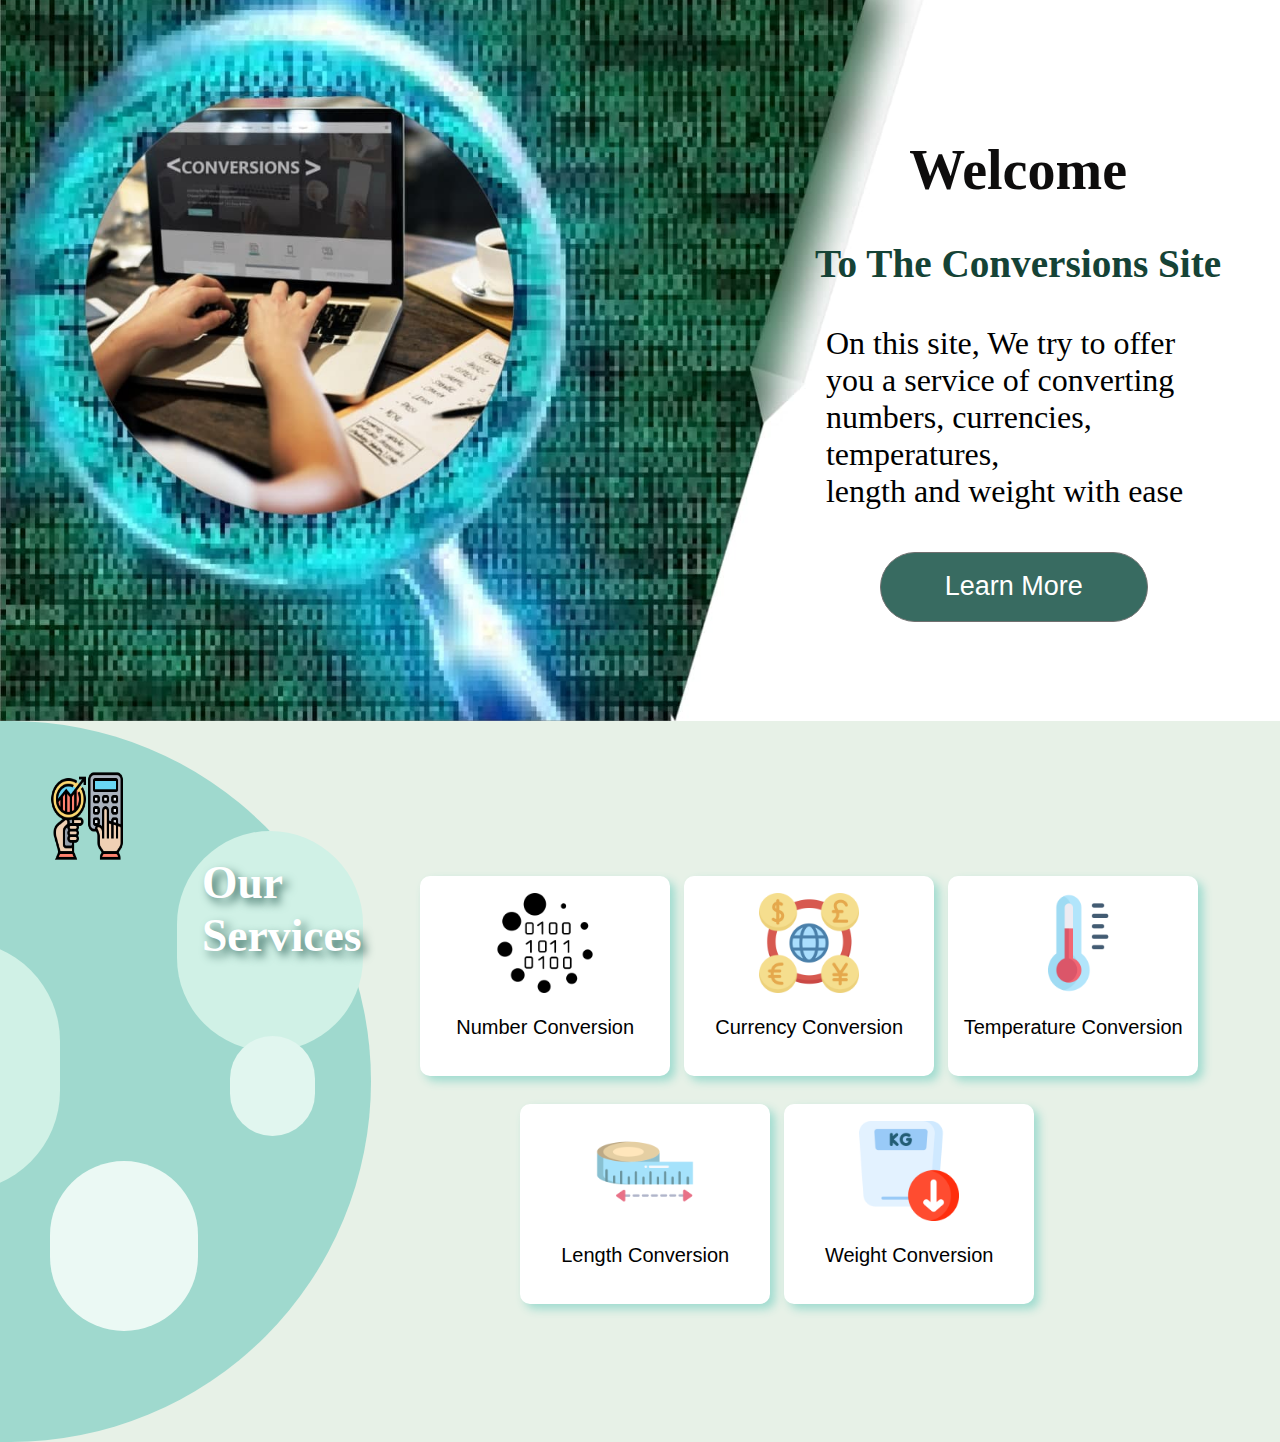
<file: index.html>
<!DOCTYPE html>
 <html lang="en">
     <head>
         <meta charset="UTF-8">
         <meta content="The Conversion" name="description">
         <title>The Conversion</title>
         <link rel="shortcut icon" href="Images/Diploma.png">
         <link rel="stylesheet" href="CSS/Master.css">
     </head>
     <body>
         <div class="first-page">
             <div class="fleft-side">
                 <img class="home-img" src="Images/Home Photo.jpg" alt="">
             </div>
             <div class="fright-side">
                 <h1>Welcome<p>To The Conversions Site</p></h1>
                 <p class="info">On this site, We try to offer<br>you a service of converting<br>numbers, currencies, temperatures,<br>length and weight with ease</p>
                 <button onclick="LearnMore()">Learn More</button>
             </div>
         </div>
         <div id="theservices" class="second-page">
             <div class="sleft-side">
                 <div class="circle-one"><div>Our Services</div></div>
                 <div class="circle-two"></div>
                 <div class="circle-three"></div>
                 <div class="circle-four"></div>
                 <img class="icon" src="Images/Accounting.png" alt="">
             </div>
             <div class="sright-side">
                 <div class="group1">
                     <button onclick="NumberConversion()">
                         <img class="button-icon" src="Images/Number.png" alt="">
                         <p>Number Conversion</p>
                     </button>
                     <button onclick="CurrencyConversion()">
                         <img class="button-icon" src="Images/Currency.png" alt="">
                         <p>Currency Conversion</p>
                     </button>
                     <button onclick="TemperatureConversion()">
                         <img class="button-icon" src="Images/Temperature.png" alt="">
                         <p>Temperature Conversion</p>
                     </button>
                 </div>
                 <br>
                 <div class="group2">
                     <button onclick="LengthConversion()">
                         <img class="button-icon" src="Images/Length.png" alt="">
                         <p>Length Conversion</p>
                     </button>
                     <button onclick="WeightConversion()">
                         <img class="button-icon" src="Images/Weight.png" alt="">
                         <p>Weight Conversion</p>
                     </button>
                 </div>
             </div>
         </div>
         <script src="Java Script/Home.js"></script>
     </body>
 </html>
</file>
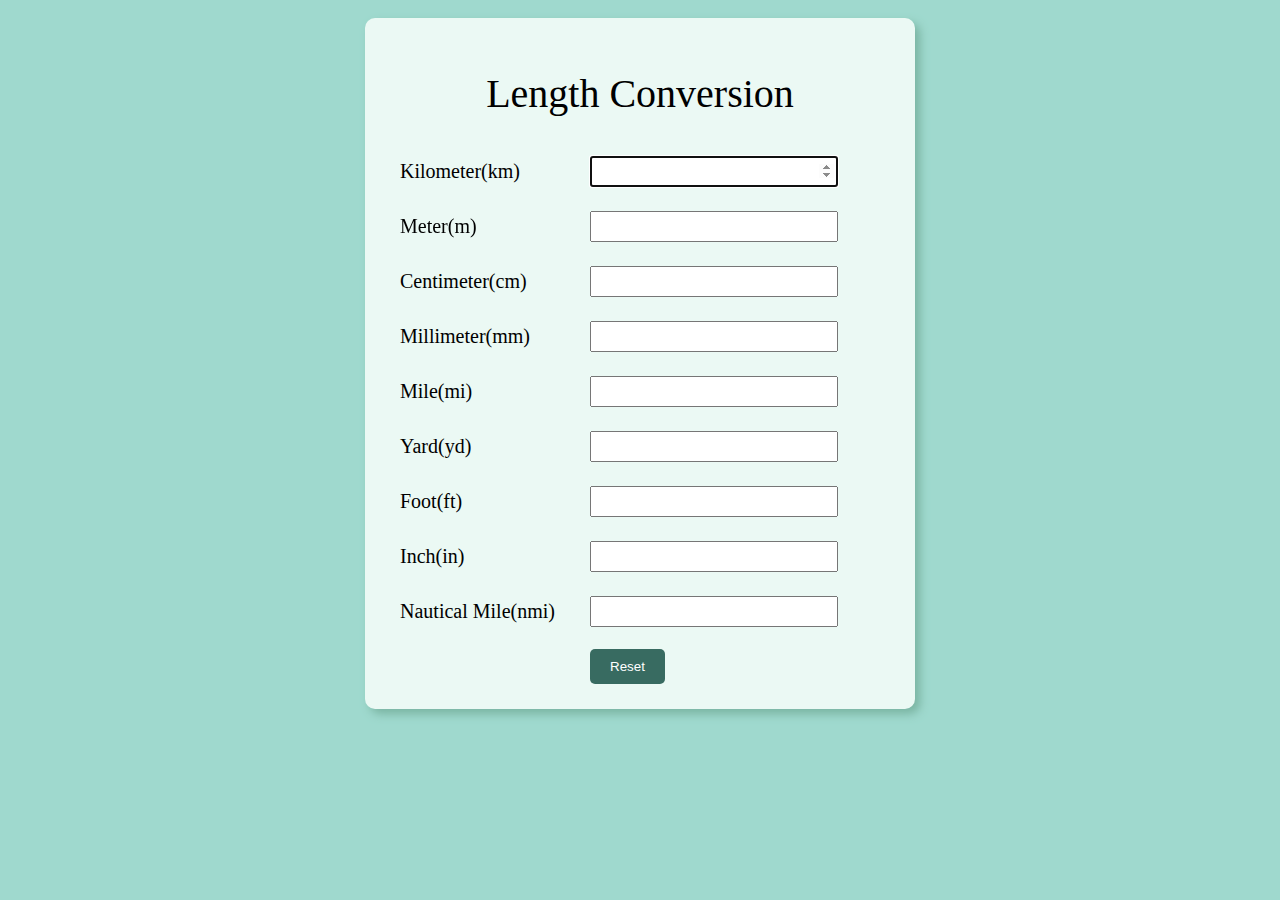
<file: Length Conversion.html>
<!DOCTYPE html>
<html lang="en">
    <head>
        <meta charset="UTF-8">
        <meta content="Length Conversion" name="description">
        <title>Length Converter</title>
        <link rel="shortcut icon" href="Images/Diploma.png">
        <link rel="stylesheet" href="CSS/Length Conversion.css">
    </head>
    <body>
        <form>
            <h1>Length Conversion</h1>
            <table>
                <tbody>
                    <tr>
                        <td>
                            <label for="km">Kilometer(km)</label>
                        </td>
                        <td>
                            <input type="number" id="kilometer" min="0" step="any" id="km" name="km" oninput="ConvertKm(this.value)" autofocus>
                        </td>  
                    </tr>
                    <tr>
                        <td>
                            <label for="m">Meter(m)</label>
                        <td>
                            <input type="number" id="meter" min="0" step="any" id="m" name="m" oninput="ConvertM(this.value)">
                        </td>
                    </tr>
                    <tr>
                        <td>
                            <label for="cm">Centimeter(cm)</label>
                        </td>
                        <td>
                            <input type="number" id="centimeter" min="0" step="any" id="cm" name="cm" oninput="ConvertCm(this.value)">
                        </td> 
                    </tr>
                    <tr>
                        <td>
                            <label for="mm">Millimeter(mm)</label>
                        </td>
                        <td>
                            <input type="number" id="millimeter" min="0" step="any" id="mm" name="mm" oninput="ConvertMm(this.value)">
                        </td>  
                    </tr>
                    <tr>
                        <td>
                            <label for="mi">Mile(mi)</label>
                        </td>
                        <td>
                            <input type="number"id="mile" min="0" step="any" id="mi" name="mi" oninput="ConvertMi(this.value)">
                        </td>   
                    </tr>
                    <tr>
                        <td>
                            <label for="yd">Yard(yd)</label>
                        </td>
                        <td>
                            <input type="number" id="yard" min="0" step="any" id="yd" name="yd" oninput="ConvertYd(this.value)">
                        </td>
                    </tr>
                    <tr>
                        <td>
                            <label for="ft">Foot(ft)</label>
                        </td>
                        <td>
                            <input type="number" id="foot" min="0" step="any" id="ft" name="ft" oninput="ConvertFt(this.value)">
                        </td>  
                    </tr>
                    <tr>
                        <td>
                            <label for="in">Inch(in)</label>
                        </td>
                        <td>
                            <input type="number" id="inch" min="0" step="any" id="in" name="in" oninput="ConvertIn(this.value)">
                        </td>  
                    </tr>
                    <tr>
                        <td>
                            <label for="nmi">Nautical Mile(nmi)</label>
                        </td>
                        <td>
                            <input type="number" id="nauticalmile" min="0" step="any" id="nmi" name="nmi" oninput="ConvertNmi(this.value)">
                        </td> 
                    </tr>
                </tbody>
            </table>
        <div class="reset">
            <input type="reset" value="Reset" class="btn">
        </div>
        </form>
        <script src="Java Script/Length Conversion.js"></script>
    </body>
</html>
</file>
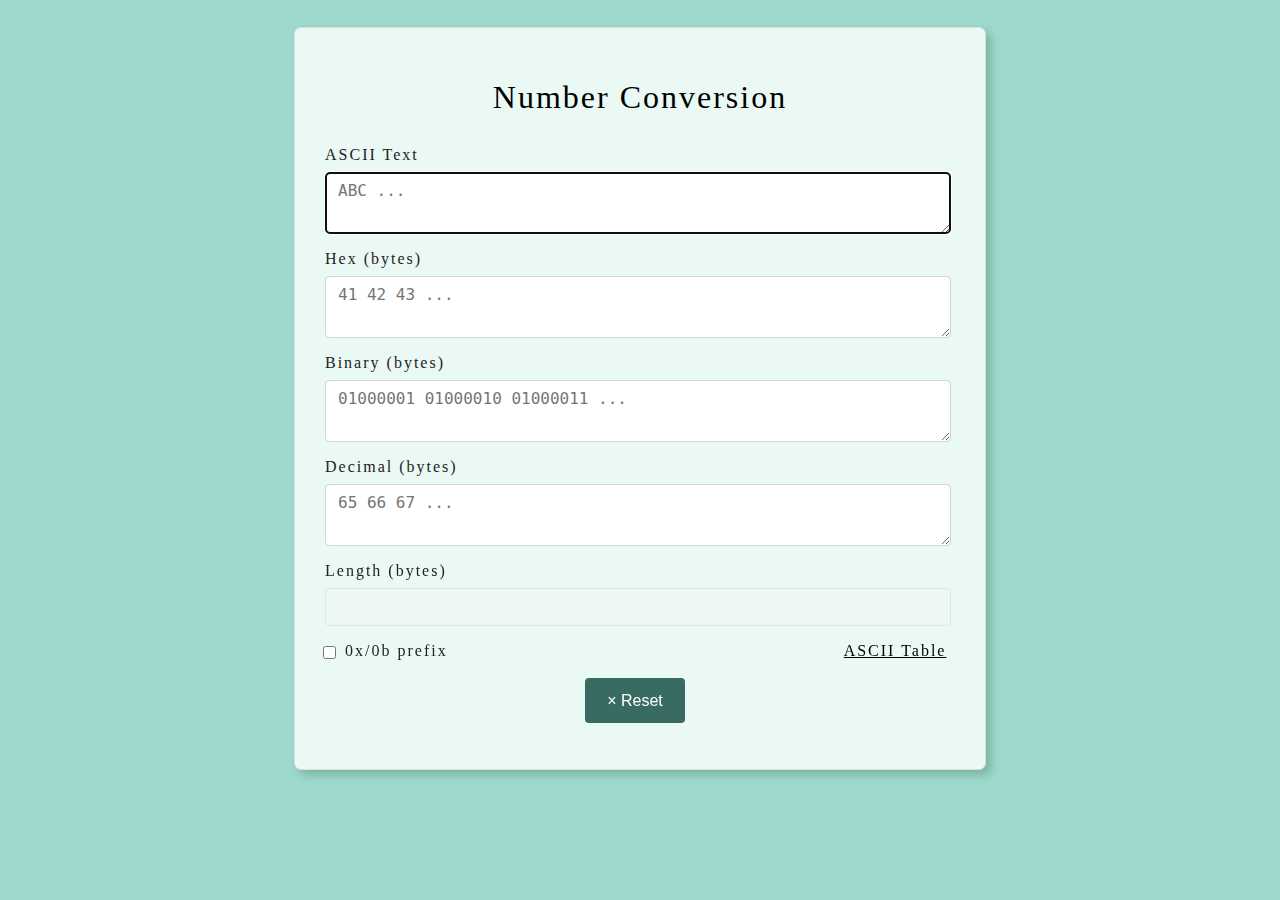
<file: Number Conversion.html>
<!DOCTYPE html>
<html lang="en">
    <head>
        <meta charset="UTF-8">
        <meta content="Number Conversion" name="description">
        <title>Number converter</title>
        <link rel="shortcut icon" href="Images/Diploma.png">
        <link rel="stylesheet" href="CSS/Number Conversion.css">
        <link rel="stylesheet" href="https://cdnjs.cloudflare.com/ajax/libs/font-awesome/6.1.1/css/all.min.css" integrity="sha512-KfkfwYDsLkIlwQp6LFnl8zNdLGxu9YAA1QvwINks4PhcElQSvqcyVLLD9aMhXd13uQjoXtEKNosOWaZqXgel0g==" crossorigin="anonymous" referrerpolicy="no-referrer" />
    </head>
    <body>
        <form id="calcform" name="calcform">
            <h1>Number Conversion</h1>
            <div class="form-group">
                <div class="col">
                    <input type="text" value=" " name="del" readonly hidden>
                </div>
            </div>
            <!-- ASCII -->
            <div class="form-group">
                <label for="txt">ASCII Text</label>
                <textarea id="txt" name="txt" rows="2" cols="60" class="form-control" placeholder="ABC ..." oninput="ConvertASCII()" autofocus></textarea>
            </div>
            <!-- Hexadecimal -->
            <div class="form-group">
                <label for="hex">Hex (bytes)</label>
                <textarea id="hex" name="hex" rows="2" cols="60" class="form-control" placeholder="41 42 43 ..." oninput="ConvertHex()"></textarea>
            </div>
            <!-- Binary -->
            <div class="form-group">
                <label for="bin">Binary (bytes)</label>
                <textarea id="bin" name="bin" rows="2" cols="60" class="form-control" placeholder="01000001 01000010 01000011 ..." oninput="ConvertBinary()"></textarea>
            </div>
            <!-- Decimal -->
            <div class="form-group">
                <label for="dec">Decimal (bytes)</label>
                <textarea id="dec" name="dec" rows="2" cols="60" class="form-control" placeholder="65 66 67 ..." oninput="ConvertDecimal()"></textarea>
            </div>
            <!-- Length -->
            <div class="form-group">
                <label for="len">Length (bytes)</label>
                <input type="text" id="len" name="len" class="form-control" readonly>
            </div>
            <!-- Prefix -->
            <div class="form-group" id="prefix-space">
                <input type="checkbox" id="prefix" class="form-check-input" onchange="ConvertASCII()">
                <label for="prefix" class="form-check-label">0x/0b prefix</label>
            </div>
            <div class="ascii-table">
                <a href="ASCII Table.html" target="_blank">ASCII Table</a>
            </div>
            <!-- Reset -->
            <div class="form-group">
                <button type="reset" title="Reset"><span>&times;</span> Reset</button>
            </div>
        </form>   
        <script src="Java Script/Number Conversion.js"></script>
    </body>
</html>
</file>
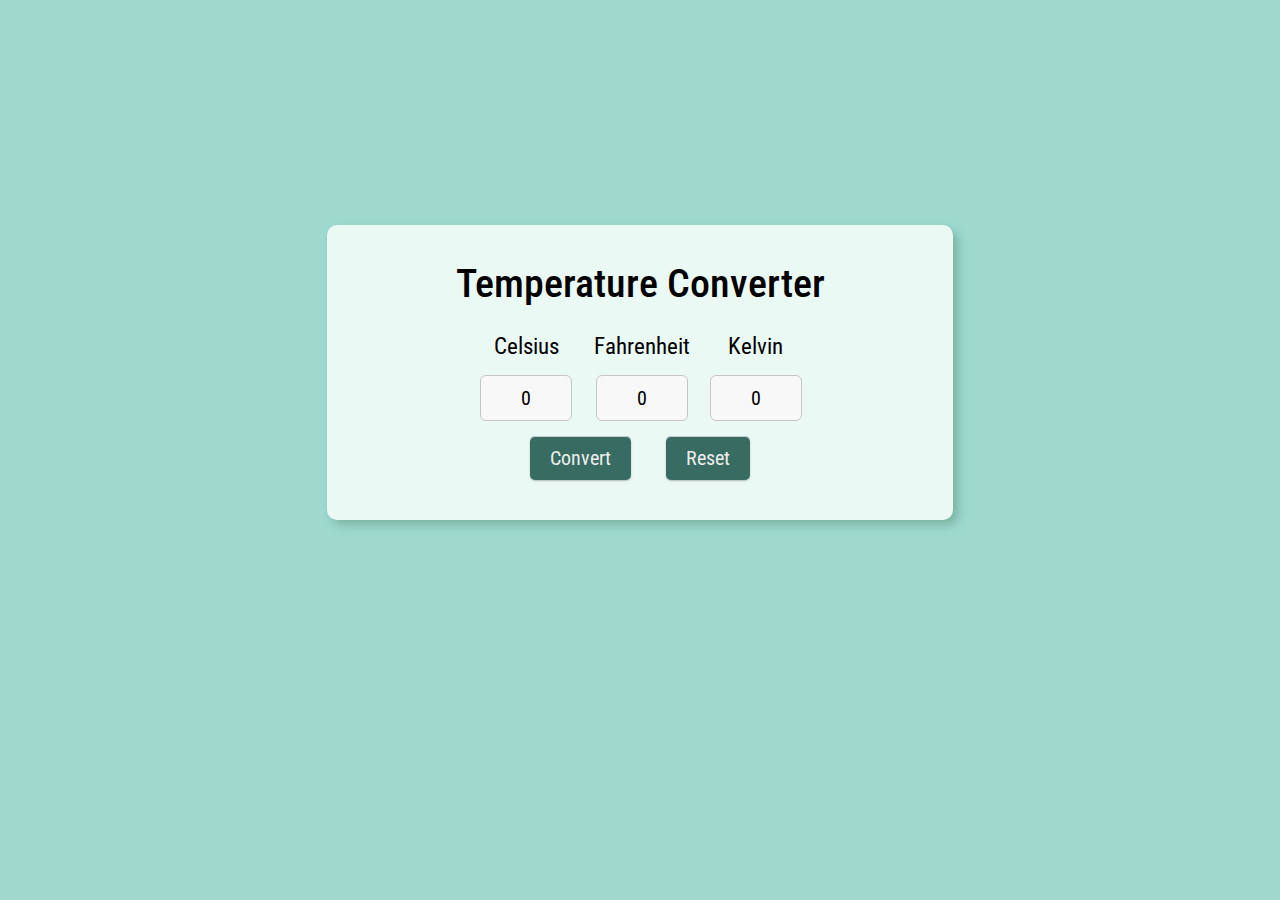
<file: Temperature Conversion.html>
<!DOCTYPE html>
<html lang="en">
    <head>
        <meta charset="UTF-8">
        <meta content="Temperature Conversion" name="description">
        <title>Temperature Converter</title>
        <link rel="shortcut icon" href="Images/Diploma.png">
        <link rel="stylesheet" href="CSS/Temperature Conversion.css">
        <link href='https://fonts.googleapis.com/css?family=Roboto+Condensed:700,300,400' rel='stylesheet' type='text/css'>
    </head>
    <body>
        <div class="wrapper">
            <div class="card">
                <h1>Temperature Converter</h1>
                <div>
                    <div class="temp-fields">
                        <h3 class="spacing">Celsius</h3>
                        <input id="celsius" value="0"/>
                    </div>
                    <div class="temp-fields">
                        <h3 class="spacing">Fahrenheit</h3>
                        <input id="fahrenheit" value="0"/>
                    </div>
                    <div class="temp-fields">
                        <h3 class="spacing">Kelvin</h3>
                        <input id="kelvin" value="0"/>
                    </div>
                </div>
                <div>
                    <button id="submit" class="spacing" type="submit" value="submit">Convert</button>
                    <button id="reset" class="spacing" type="reset" value="reset">Reset</button>
                </div>
            </div>
        </div>
        <script src="Java Script/Temperature Conversion.js"></script>
    </body>
</html>
</file>
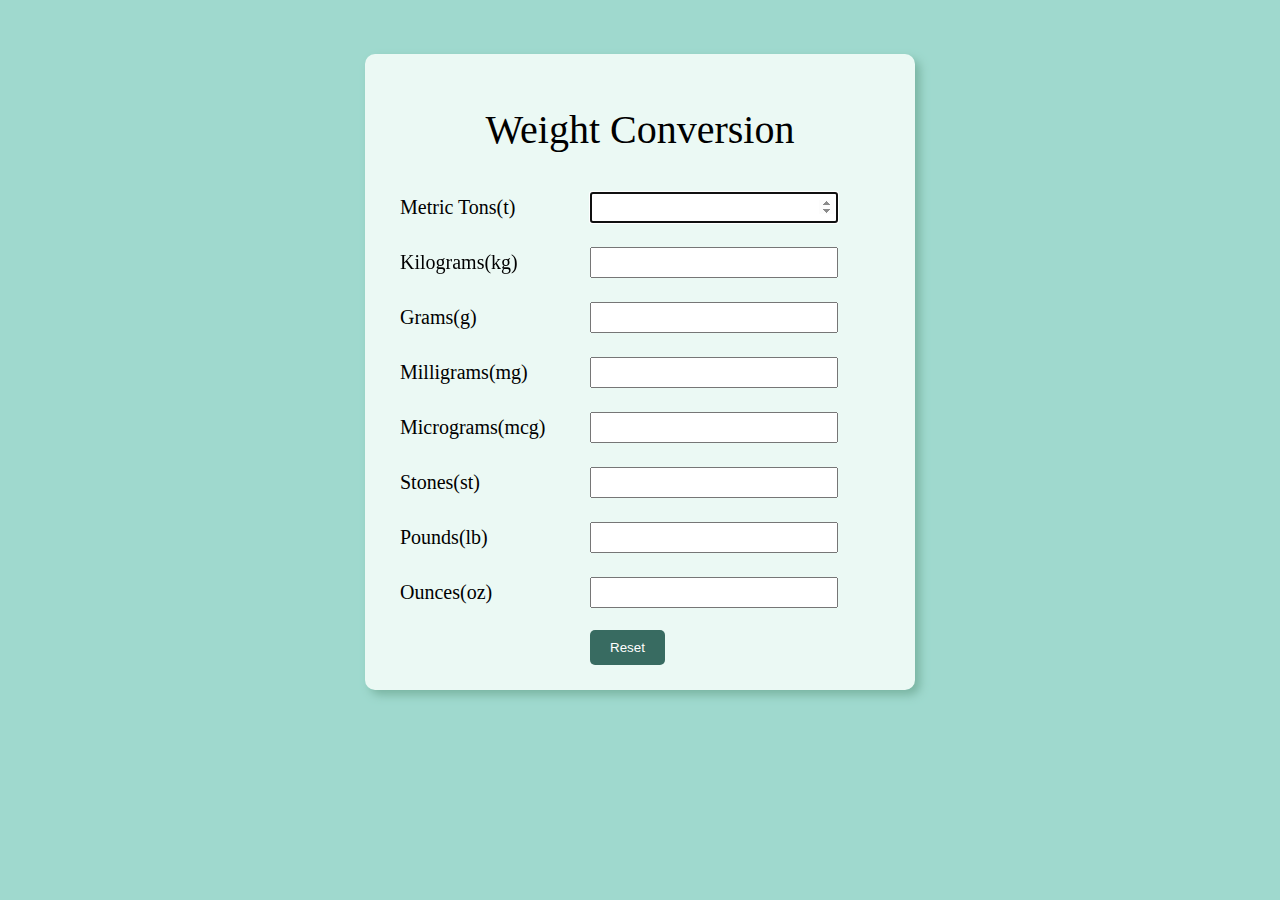
<file: Weight Conversion.html>
<!DOCTYPE html>
<html lang="en">
    <head>
        <meta charset="UTF-8">
        <meta content="Weight Conversion" name="description">
        <title>Weight Converter</title>
        <link rel="shortcut icon" href="Images/Diploma.png">
        <link rel="stylesheet" href="CSS/Weight Conversion.css">
    </head>
    <body>
        <form>
            <h1>Weight Conversion</h1>
            <table>
                <tbody>
                    <tr>
                        <td>
                            <label for="ton">Metric Tons(t)</label>
                        </td>
                        <td>
                            <input type="number" min="0" step="any" id="ton" name="ton" oninput="ConvertTon(this.value)" autofocus>
                        </td>  
                    </tr>
                    <tr>
                        <td>
                            <label for="kg">Kilograms(kg)</label>
                        <td>
                            <input type="number" min="0" step="any" id="kg" name="kg" oninput="ConvertKg(this.value)">
                        </td>
                    </tr>
                    <tr>
                        <td>
                            <label for="g">Grams(g)</label>
                        </td>
                        <td>
                            <input type="number" min="0" step="any" id="g" name="g" oninput="ConvertGr(this.value)">
                        </td> 
                    </tr>
                    <tr>
                        <td>
                            <label for="mg">Milligrams(mg)</label>
                        </td>
                        <td>
                            <input type="number" min="0" step="any" id="mg" name="mg"oninput="ConvertMg(this.value)">
                        </td>  
                    </tr>
                    <tr>
                        <td>
                            <label for="mcg">Micrograms(mcg)</label>
                        </td>
                        <td>
                            <input type="number" min="0" step="any" id="mcg" name="mcg" oninput="ConvertMcg(this.value)">
                        </td>   
                    </tr>
                    <tr>
                        <td>
                            <label for="st">Stones(st)</label>
                        </td>
                        <td>
                            <input type="number" min="0" step="any" id="st" name="st" oninput="ConvertSt(this.value)">
                        </td>
                    </tr>
                    <tr>
                        <td>
                            <label for="lb">Pounds(lb)</label>
                        </td>
                        <td>
                            <input input type="number" min="0" step="any" id="lb" name="lb" oninput="ConvertLb(this.value)">
                        </td>  
                    </tr>
                    <tr>
                        <td>
                            <label for="oz">Ounces(oz)</label>
                        </td>
                        <td>
                            <input type="number" min="0" step="any" id="oz" name="oz" oninput="ConvertOz(this.value)">
                        </td>  
                    </tr>
                </tbody>
            </table>
        <div class="reset">
            <input type="reset" value="Reset" class="btn">
        </div>
        </form>
        <script src="Java Script/Weight Conversion.js"></script>
    </body>
</html>
</file>
<file: CSS/Master.css>
body, html {
    margin: 0;
    padding: 0;
}

.first-page {
    height: 721px;
    position: relative;
}

.first-page .fleft-side {
    height: 721px;
    overflow: hidden;
}

.first-page .fleft-side img {  
    margin-top: -38px;
    height: 760px;
    width: 73%;
}

.first-page .fright-side {
    position: absolute;
    top: 100px;
    right: 3%;
}

.first-page .fright-side h1 {
    font-size: 350%;
    color: #0E0D0D;
    text-align: center;
}

.first-page .fright-side h1 p {
    font-size: 70%;
    color: #154336;
}

.first-page .fright-side .info {
    font-size: 200%;
    padding-left: 7%;
}

.first-page .fright-side button {
    width: 60%;
    height: 70px;
    border: 1px solid #707070;
    border-radius: 38px;
    color: #ffffff;
    background-color: #386B61;
    font-size: 27px;
    margin-left: 85px;
    margin-top: 10px;
    transition: 1s ease;
}

.first-page .fright-side button:hover {
    transform: scale(0.9);
    background-color: #47887b;
}

.second-page {
    height: 721px;
    background: #E7F1E7;
    position: relative;
}

.second-page .sleft-side {
    background-color: #9FD9CE;
    height: 721px;
    width: 29%;
    border-bottom-right-radius: 721px;
    border-top-right-radius:721px;
    position: relative;
}

.second-page .sleft-side .icon {
    width: 20%;
    height: 90px;
    position: absolute;
    top: 50px;
    left: 50px;
}

.second-page .circle-one {
    background-color: #D0F1E6;
    height: 220px;
    width: 50%;
    border-radius: 220px;
    position: absolute;
    top: 110px;
    left: 177px;
}

.second-page .circle-one div {
    font-size: 285%;
    font-family: cursive;
    font-weight: 600;
    color: #ffffff;
    transform: translate(25px , 25px);
    text-shadow: 5px 5px 10px #386b61;
}

.second-page .circle-two {
    background-color: #E1F6EF;
    height: 100px;
    width: 23%;
    border-radius: 70px;
    position: absolute;
    top: 315px;
    left: 230px;
}

.second-page .circle-three {
    background-color: #EBF9F4;
    height: 170px;
    width: 40%;
    border-radius: 120px;
    position: absolute;
    top: 440px;
    left: 50px;
}

.second-page .circle-four {
    background-color: #D0F1E6;
    height: 250px;
    width: 27%;
    border-bottom-right-radius: 250px;
    border-top-right-radius: 250px;
    position: absolute;
    top: 220px;
    left: -40px;
}

.second-page .sright-side {
    position: absolute;
    top: 150px;
    right: 6%;
}

.second-page .sright-side button {
    background-color: #ffffff;
    border: none;
    border-radius: 10px;
    width: 250px;
    height: 200px;
    margin: 5px;
    box-shadow: 5px 5px 10px #9edbcf;
    transition: 1s ease;
}

.second-page .sright-side button img {
    width: 100px;
    height: 100px;
}

.second-page .sright-side button p {
    font-size: 20px;
    font-weight: 500;
}

.second-page .sright-side .group2 {
    margin-left: 100px;
}

.second-page .sright-side button:hover {
    background-color: #A3DACF;
    cursor: pointer;
    transform: scale(0.9);
    box-shadow: 5px 5px 10px #eee;
}
</file>
<file: CSS/Length Conversion.css>
body {
    font-size: 20px;
    background-color: #9FD9CE;
}

form {
    width: 500px;
    margin: auto;
    padding: 25px;
    margin-top: 2vh;
    border-radius: 10px;
    box-shadow: 5px 5px 10px #7ab4a2;
    background: #EBF9F4;
}

form h1 {
    font-size: 2em;
    font-weight: 500;
    text-align: center;
}

table {
    border-collapse: collapse;
}
  
table td {
    padding: 10px;
}

table td {
    padding-top: 12px;
    padding-bottom: 12px;
    text-align: left;
    width: 170px;
}

table td input[type=number] {
    width: 240px;
    height: 25px;
}

div input[type=reset] {
    border: none;
    margin: 10px 0 0 200px;
    width: 75px;
    height: 35px;
    background-color: #386B61;
    color: white;
    border-radius: 5px;
    transition: 1s ease;
}

div input[type=reset]:hover {
    background: #4a907b;
    transform: scale(0.9);
    cursor: pointer;
}

div input[type=reset]:active {
	transform: scale(0.9);
}
</file>
<file: CSS/Number Conversion.css>
html, body {
    margin: 0;
    padding: 0;
    letter-spacing: 2px;
    background-color: #9FD9CE;
}

#calcform {
    width: 630px;
    padding: 30px;
    margin: auto;
    background: #EBF9F4;
    border: 1px #ddd solid;
    border-radius: 7px;
    margin-top: 3vh; /* vh => viewport height ... 1vh => 1% from viewport */
    box-shadow: 5px 5px 10px #7ab4a2; /* box-shadow: h v blur color */ 
}

#calcform h1 {
    font-size: 2rem; /* rem => Root Time (html) */
    font-weight: 500;
    margin-bottom: 30px;
    text-align: center;
}

#calcform .form-group {
    margin-bottom: 1rem;
}

#calcform label {
    color: #222;
    display: inline-block;
    margin-bottom: 0.5rem;
}

#calcform textarea {
    max-width: 600px;
    font-family: monospace;
    overflow: auto;
    resize: vertical; /* the user can resize the vertical */
}

#calcform .form-control {
    display: block;
    width: 100%;
    height: auto;
    padding: 0.375rem 0.75rem;
    font-size: 1rem;
    font-weight: 400;
    line-height: 1.5;
    color: #495057;
    background-color: #fff;
    border: 1px solid #ced4da;
    border-radius: 0.25rem;
}

#calcform input[type=text] {
    max-width: 600px;
    background-color: #f0f7f5;
    opacity: 0.5;
}

#calcform input[type=checkbox] {
    box-sizing: border-box;
    position: absolute;
    margin-top: 0.2rem; 
    margin-left: -0.1rem;;
}

#calcform .form-check-label {
    padding-left: 20px;
}

#calcform #prefix-space {
    display: inline;
}

#calcform .ascii-table {
    display: inline;
}

#calcform .ascii-table a {
    margin-left: 390px;
    color: #000;
}

#calcform button {
    color: #fff;
    background-color: #386B61;
    width: 100px;
    height: 45px;
    border: none;
    padding: 0.375rem 0.75rem;
    font-size: 1rem;
    border-radius: 0.25rem;
    transition: 1s ease; /* specifies a transition effect with a slow start, then fast, then end slowly (this is default) */
    margin: 10px 0 0 260px;
}

#calcform button:hover {
    background-color: #4a907b;
    transform: scale(0.9);
    cursor: pointer;
}

#calcform button:active {
	transform: scale(0.9);
}
</file>
<file: CSS/Temperature Conversion.css>
body, input, button {
    font-family: 'Roboto Condensed', sans-serif;
    font-size: 20px;
    text-align: center;
}

body {
    background-color: #9FD9CE;
}

button {
    background: #386B61;
    border: none;
    outline: none;
    box-shadow: inset 0 1px 0 rgba(255,255,255,.7), 0 1px 2px rgba(0,0,0,.25);
    border-radius: 5px;
    padding: 10px 20px;
    margin: 15px 0 15px 10px;
    color: #eee;
    transition: 1s ease;
}
  
button:hover {
    background: #4a907b;
    transform: scale(0.9);
    cursor: pointer;
}
  
button:active {
    background: #BBB;
    box-shadow: inset 0 1px 2px rgba(0,0,0,.25);
    transform: scale(0.9);
}
  
.wrapper h1 {
    font-size: 2em;
    font-weight: 500;
    margin: 10px 0 10px 0;
}
  
input {
    background: #F8F8F8;
    width: 50px;
    padding: 10px 20px;
    border-radius: 6px;
    border: 1px solid #C6C6C6;
}
  
.card{
    max-width: 60%;
    min-width: 300px;
    margin: auto;
    padding: 25px;
    margin-top: 25vh;
    border-radius: 10px;
    box-shadow: 5px 5px 10px #7ab4a2;
    background: #EBF9F4;      
}
  
.spacing{
    margin: 15px;
    font-weight: 400;
}
  
.temp-fields{
    display: inline-block;
}
  
.wrapper{
    max-width: 960px;
    margin: auto;
}
</file>
<file: CSS/Weight Conversion.css>
body {
    font-size: 20px;
    background-color: #9FD9CE;
}

form {
    width: 500px;
    margin: auto;
    padding: 25px;
    margin-top: 6vh;
    border-radius: 10px;
    box-shadow: 5px 5px 10px #7ab4a2;
    background: #EBF9F4;
}

form h1 {
    font-size: 2em;
    font-weight: 500;
    text-align: center;
}

table {
    border-collapse: collapse;
    /* property sets whether table borders should collapse into a single border or be separated as in standard HTML. */
}
  
table td {
    padding: 10px;
}

table td {
    padding-top: 12px;
    padding-bottom: 12px;
    text-align: left;
    width: 170px;
}

table td input[type=number] {
    width: 240px;
    height: 25px;
}

div input[type=reset] {
    border: none;
    margin: 10px 0 0 200px;
    width: 75px;
    height: 35px;
    background-color: #386B61;
    color: white;
    border-radius: 5px;
    transition: 1s ease;
}

div input[type=reset]:hover {
    background: #4a907b;
    transform: scale(0.9);
    cursor: pointer;
}

div input[type=reset]:active {
	transform: scale(0.9);
}
</file>
